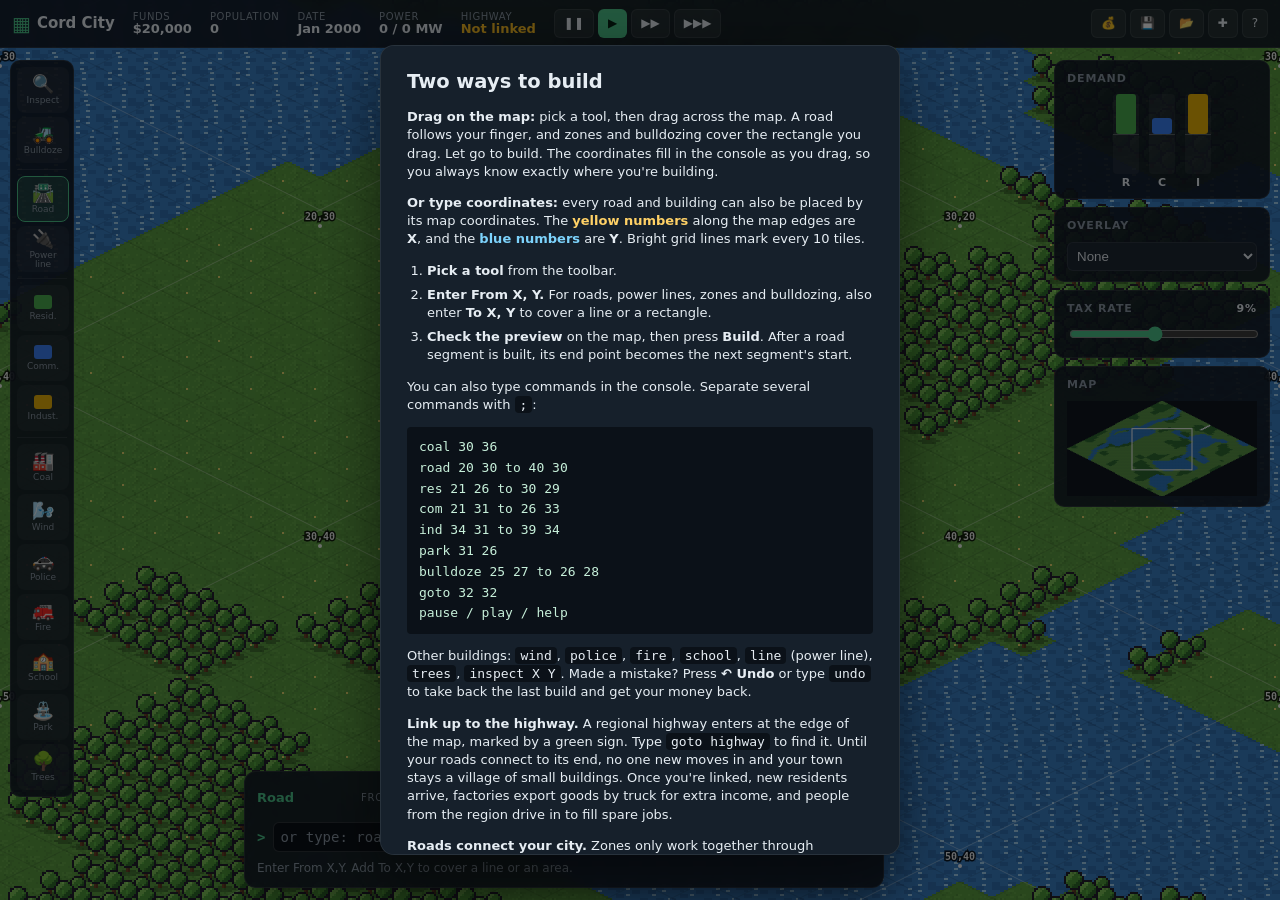
<file: index.html>
<!doctype html>
<html lang="en">
<head>
  <meta charset="utf-8">
  <meta name="viewport" content="width=device-width, initial-scale=1, maximum-scale=1, user-scalable=no, viewport-fit=cover">
  <title>Cord City</title>
  <link rel="stylesheet" href="css/style.css">
</head>
<body>
  <canvas id="view"></canvas>

  <header id="topbar">
    <div class="brand"><span class="logo">▦</span> <span id="cityName">Cord City</span></div>
    <div class="stat"><label>Funds</label><span id="funds">$0</span></div>
    <div class="stat"><label>Population</label><span id="pop">0</span></div>
    <div class="stat"><label>Date</label><span id="date">Jan 2000</span></div>
    <div class="stat"><label>Power</label><span id="power">0 / 0</span></div>
    <div class="stat"><label>Highway</label><span id="hwy">Not linked</span></div>
    <div class="speed" id="speed">
      <button data-speed="0" title="Pause (Space)">❚❚</button>
      <button data-speed="1" title="Normal">▶</button>
      <button data-speed="2" title="Fast">▶▶</button>
      <button data-speed="3" title="Ultra">▶▶▶</button>
    </div>
    <div class="menu">
      <button id="btnPanel" title="Show panel">📊</button>
      <button id="btnBudget" title="Budget">💰</button>
      <button id="btnSave" title="Save">💾</button>
      <button id="btnLoad" title="Load">📂</button>
      <button id="btnNew" title="New city">✚</button>
      <button id="btnHelp" title="Help">?</button>
    </div>
  </header>

  <nav id="toolbar"></nav>

  <aside id="side">
    <div class="panel">
      <h3>Demand</h3>
      <div class="rci">
        <div class="bar"><div class="fill" id="dR"></div><span>R</span></div>
        <div class="bar"><div class="fill" id="dC"></div><span>C</span></div>
        <div class="bar"><div class="fill" id="dI"></div><span>I</span></div>
      </div>
    </div>
    <div class="panel">
      <h3>Overlay</h3>
      <select id="overlay">
        <option value="none">None</option>
        <option value="coords">Tile numbers</option>
        <option value="traffic">Traffic</option>
        <option value="power">Power grid</option>
        <option value="land">Land value</option>
        <option value="pollution">Pollution</option>
        <option value="crime">Crime</option>
        <option value="fire">Fire coverage</option>
        <option value="edu">Education</option>
      </select>
    </div>
    <div class="panel">
      <h3>Tax rate <span id="taxVal">9%</span></h3>
      <input type="range" id="tax" min="0" max="20" value="9">
    </div>
    <div class="panel">
      <h3>Map</h3>
      <canvas id="minimap" width="192" height="96"></canvas>
    </div>
    <div class="panel" id="inspect" hidden></div>
  </aside>

  <section id="console" aria-label="Build by coordinates">
    <div class="crow">
      <span id="cTool" class="ctool">Road</span>
      <div class="coord">
        <label id="fromLabel" for="x1">From</label>
        <input id="x1" type="number" inputmode="numeric" min="0" max="63" placeholder="X" aria-label="From X">
        <input id="y1" type="number" inputmode="numeric" min="0" max="63" placeholder="Y" aria-label="From Y">
      </div>
      <div class="coord" id="toGroup">
        <label for="x2">To</label>
        <input id="x2" type="number" inputmode="numeric" min="0" max="63" placeholder="X" aria-label="To X">
        <input id="y2" type="number" inputmode="numeric" min="0" max="63" placeholder="Y" aria-label="To Y">
      </div>
      <button id="btnBuild" type="button">Build</button>
    </div>
    <form id="cmdForm" class="crow">
      <span class="prompt">&gt;</span>
      <input id="cmd" type="text" autocomplete="off" autocapitalize="off" autocorrect="off" spellcheck="false"
        placeholder="or type: road 10 10 to 20 10" aria-label="Command">
      <button type="submit">Run</button>
      <button id="btnUndo" type="button" disabled aria-label="Undo last build">↶<span class="ul"> Undo</span></button>
    </form>
    <div id="cHint"></div>
  </section>

  <div id="tooltip" hidden></div>
  <div id="toasts"></div>

  <div class="modal" id="budgetModal" hidden>
    <div class="card">
      <h2>City Budget</h2>
      <div id="budgetBody"></div>
      <button class="close">Close</button>
    </div>
  </div>

  <div class="modal" id="helpModal" hidden>
    <div class="card">
      <h2>Two ways to build</h2>
      <p><b>Drag on the map:</b> pick a tool, then drag across the map. A road follows your finger, and zones and bulldozing cover the rectangle you drag. Let go to build. The coordinates fill in the console as you drag, so you always know exactly where you're building.</p>
      <p><b>Or type coordinates:</b> every road and building can also be placed by its map coordinates. The <span class="xc">yellow numbers</span> along the map edges are <b>X</b>, and the <span class="yc">blue numbers</span> are <b>Y</b>. Bright grid lines mark every 10 tiles.</p>
      <ol>
        <li><b>Pick a tool</b> from the toolbar.</li>
        <li><b>Enter From X, Y.</b> For roads, power lines, zones and bulldozing, also enter <b>To X, Y</b> to cover a line or a rectangle.</li>
        <li><b>Check the preview</b> on the map, then press <b>Build</b>. After a road segment is built, its end point becomes the next segment's start.</li>
      </ol>
      <p>You can also type commands in the console. Separate several commands with <code>;</code>:</p>
      <pre class="cmds">coal 30 36
road 20 30 to 40 30
res 21 26 to 30 29
com 21 31 to 26 33
ind 34 31 to 39 34
park 31 26
bulldoze 25 27 to 26 28
goto 32 32
pause / play / help</pre>
      <p>Other buildings: <code>wind</code>, <code>police</code>, <code>fire</code>, <code>school</code>, <code>line</code> (power line), <code>trees</code>, <code>inspect X Y</code>. Made a mistake? Press <b>↶ Undo</b> or type <code>undo</code> to take back the last build and get your money back.</p>
      <p><b>Link up to the highway.</b> A regional highway enters at the edge of the map, marked by a green sign. Type <code>goto highway</code> to find it. Until your roads connect to its end, no one new moves in and your town stays a village of small buildings. Once you're linked, new residents arrive, factories export goods by truck for extra income, and people from the region drive in to fill spare jobs.</p>
      <p><b>Roads connect your city.</b> Zones only work together through connected roads: homes need a road route to jobs (commercial or industrial zones), and businesses need homes on the same road network. Zones marked <span style="color:#c084fc">⇄</span> have no partners connected. Every worker drives to the nearest job, so busy roads jam. Jams slow growth and add pollution. Use the Traffic overlay to find them, then build another route around.</p>
      <p><b>Growing the city:</b> zones also need power, a road within 3 tiles, and demand (the R/C/I bars). Parks, schools, police and fire stations raise land value. Keep homes away from factory smoke.</p>
      <p class="keys"><b>Moving the map:</b> choose 🔍 Inspect and drag with one finger, or use two fingers with any tool (right or middle drag with a mouse). Scroll or pinch to zoom, and tap a tile with Inspect to see its details. Keyboard: WASD or arrow keys also pan. Keys: <code>/</code> focuses the console, ↑ and ↓ recall earlier commands, Space pauses, Esc clears.</p>
      <button class="close">Let's build</button>
    </div>
  </div>

  <script src="js/sprites.js"></script>
  <script src="js/game.js"></script>
</body>
</html>
</file>
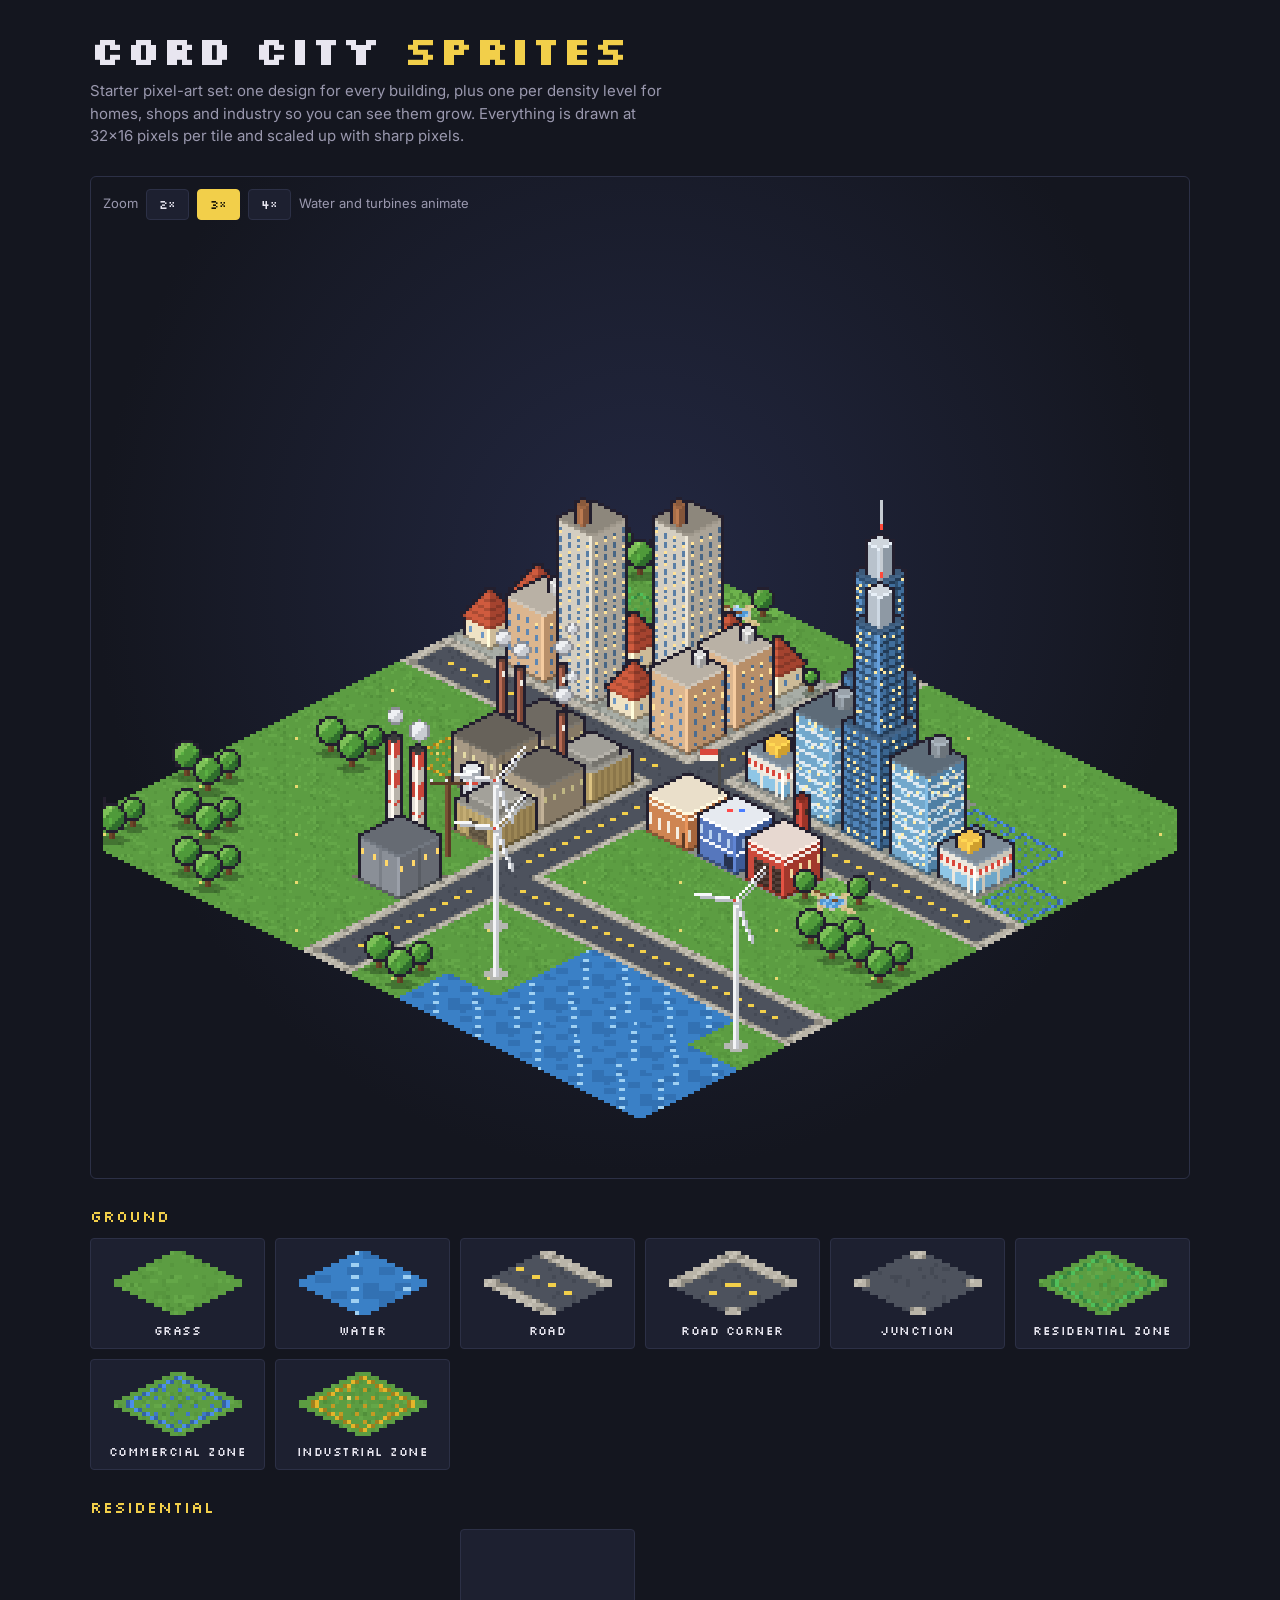
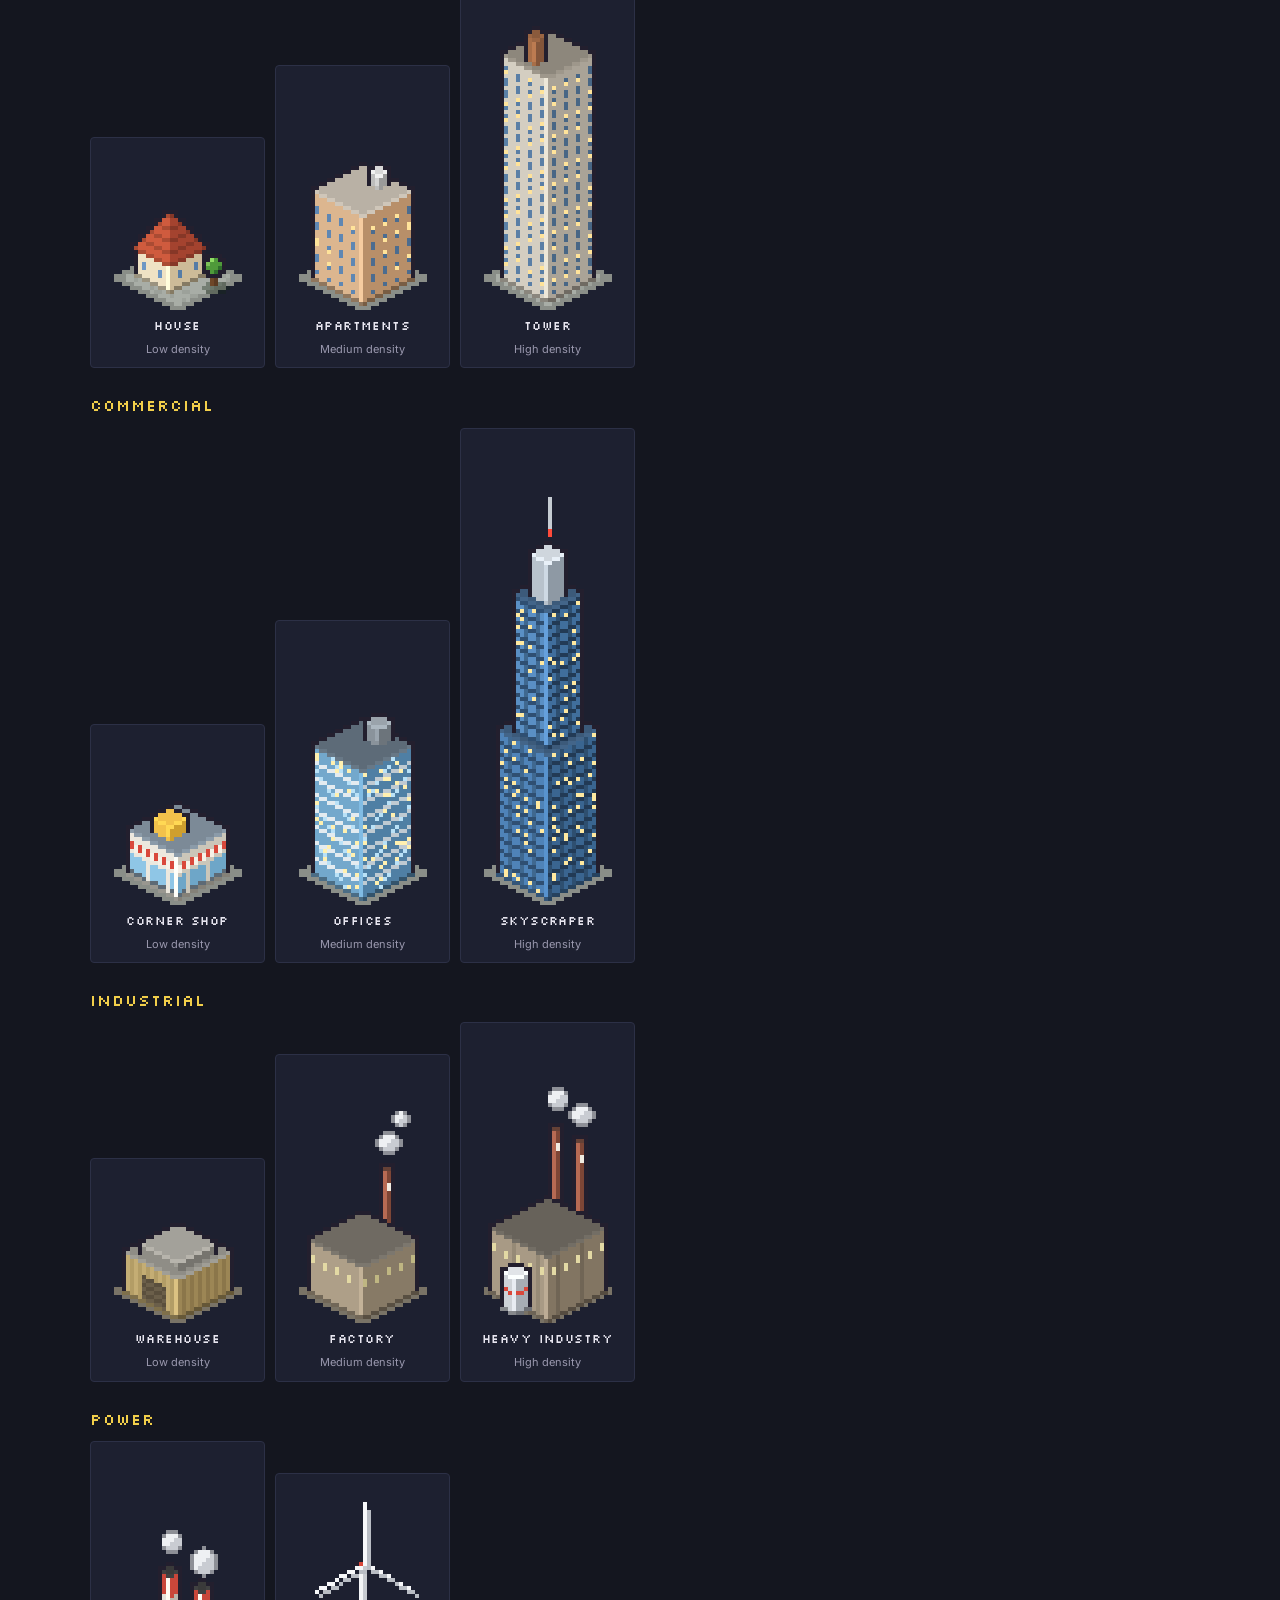
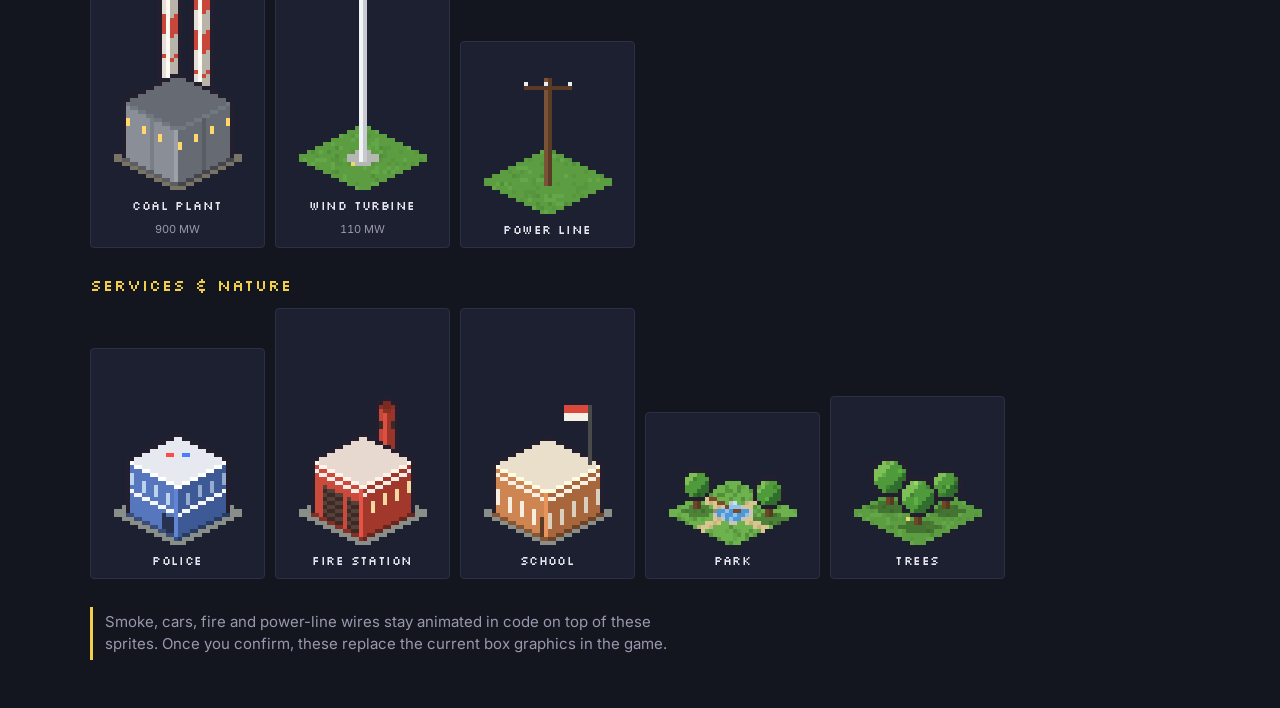
<file: sprites.html>
<!doctype html>
<html lang="en">
<head>
<meta charset="utf-8">
<meta name="viewport" content="width=device-width, initial-scale=1, viewport-fit=cover">
<title>Cord City Sprites</title>
<meta name="claude:viewport-fit-sides" content="cover">
<link rel="preconnect" href="https://fonts.googleapis.com">
<link rel="stylesheet" href="https://fonts.googleapis.com/css2?family=Silkscreen:wght@400;700&family=Inter:wght@400;600&display=swap">
<style>
  /* Layout: a dark workbench; one big scene up top, then a sprite catalog grid. */
  :root {
    --bg: #14161f;
    --panel: #1d2030;
    --line: #2c3046;
    --fg: #e8e6f0;
    --muted: #9a98ae;
    --accent: #f2cf4a;
    --grass: #5c9d42;
    --display: "Silkscreen", ui-monospace, monospace;
    --body: "Inter", system-ui, -apple-system, sans-serif;
    color-scheme: dark;
  }
  html, body { background: var(--bg); color: var(--fg); }
  body { font: 15px/1.5 var(--body); margin: 0; }
  .wrap {
    max-width: 1100px; margin: 0 auto;
    padding-left: max(16px, env(safe-area-inset-left, 0px));
    padding-right: max(16px, env(safe-area-inset-right, 0px));
    padding-block: 28px 48px;
    display: flex; flex-direction: column; gap: 28px;
  }
  header { display: flex; flex-direction: column; gap: 8px; }
  h1 { font: 700 clamp(26px, 6vw, 40px)/1.1 var(--display); margin: 0; letter-spacing: .02em; text-wrap: balance; }
  h1 span { color: var(--accent); }
  h2 { font: 400 16px/1.2 var(--display); margin: 0 0 12px; color: var(--accent); letter-spacing: .06em; text-transform: uppercase; }
  p { margin: 0; color: var(--muted); max-width: 65ch; }
  .scene {
    background: radial-gradient(ellipse at 50% 40%, #232842, var(--bg) 70%);
    border: 1px solid var(--line); border-radius: 6px; padding: 12px;
    display: flex; flex-direction: column; gap: 10px;
  }
  .scene-view { overflow-x: auto; display: flex; justify-content: center; }
  .scene canvas { image-rendering: pixelated; display: block; max-width: none; }
  .controls { display: flex; gap: 8px; flex-wrap: wrap; align-items: center; }
  .controls span { font-size: 13px; color: var(--muted); }
  button {
    font: 400 12px var(--display); color: var(--fg); background: var(--panel); border: 1px solid var(--line);
    padding: 7px 12px; border-radius: 4px; cursor: pointer;
  }
  button[aria-pressed="true"] { background: var(--accent); color: #1b1606; border-color: var(--accent); }
  button:focus-visible { outline: 2px solid var(--accent); outline-offset: 2px; }
  .grid { display: grid; grid-template-columns: repeat(auto-fill, minmax(150px, 1fr)); gap: 10px; align-items: end; }
  .card {
    background: var(--panel); border: 1px solid var(--line); border-radius: 4px;
    display: flex; flex-direction: column; align-items: center; justify-content: flex-end; gap: 8px; padding: 12px 8px 10px; min-width: 0;
  }
  .card canvas { image-rendering: pixelated; max-width: 100%; height: auto; }
  .card b { font: 400 12px var(--display); letter-spacing: .04em; text-align: center; }
  .card small { color: var(--muted); font-size: 11px; font-variant-numeric: tabular-nums; }
  section { display: flex; flex-direction: column; }
  #catalog { gap: 28px; }
  .note { border-left: 3px solid var(--accent); padding: 4px 0 4px 12px; }
  @media (prefers-reduced-motion: reduce) { * { animation: none !important; } }
</style>
</head>
<body>
<div class="wrap">
  <header>
    <h1>Cord City <span>Sprites</span></h1>
    <p>Starter pixel-art set: one design for every building, plus one per density level for homes, shops and industry so you can see them grow. Everything is drawn at 32×16 pixels per tile and scaled up with sharp pixels.</p>
  </header>

  <section class="scene">
    <div class="controls" role="group" aria-label="Zoom">
      <span>Zoom</span>
      <button data-scale="2" aria-pressed="false">2×</button>
      <button data-scale="3" aria-pressed="true">3×</button>
      <button data-scale="4" aria-pressed="false">4×</button>
      <span id="anim">Water and turbines animate</span>
    </div>
    <div class="scene-view"><canvas id="scene"></canvas></div>
  </section>

  <section id="catalog"></section>

  <p class="note">Smoke, cars, fire and power-line wires stay animated in code on top of these sprites. Once you confirm, these replace the current box graphics in the game.</p>
</div>

<script src="js/sprites.js"></script>
<script>
(() => {
  const S = CordSprites.build();
  const D = CordSprites.DIR;

  // --- compose a ground + object sprite into one canvas ---
  function compose(groundS, objS, scale) {
    const h = Math.max(objS ? objS.h : 16, 16);
    const c = document.createElement('canvas');
    c.width = 32 * scale; c.height = h * scale;
    const g = c.getContext('2d'); g.imageSmoothingEnabled = false;
    if (groundS) g.drawImage(groundS.canvas, 0, (h - 16) * scale, 32 * scale, 16 * scale);
    if (objS) g.drawImage(objS.canvas, 0, (h - objS.h) * scale, 32 * scale, objS.h * scale);
    return c;
  }

  const groups = [
    ['Ground', [
      ['Grass', S.grass[0]], ['Water', S.water[0]], ['Road', S.road[D.PX | D.NX]], ['Road corner', S.road[D.PX | D.PY]],
      ['Junction', S.road[15]], ['Residential zone', S.zoneRes], ['Commercial zone', S.zoneCom], ['Industrial zone', S.zoneInd],
    ]],
    ['Residential', [['House', S.lot, S.res1, 'Low density'], ['Apartments', S.lot, S.res2, 'Medium density'], ['Tower', S.lot, S.res3, 'High density']]],
    ['Commercial', [['Corner shop', S.lot, S.com1, 'Low density'], ['Offices', S.lot, S.com2, 'Medium density'], ['Skyscraper', S.lot, S.com3, 'High density']]],
    ['Industrial', [['Warehouse', S.lotInd, S.ind1, 'Low density'], ['Factory', S.lotInd, S.ind2, 'Medium density'], ['Heavy industry', S.lotInd, S.ind3, 'High density']]],
    ['Power', [['Coal plant', S.lotInd, S.coal, '900 MW'], ['Wind turbine', S.grass[1], S.wind[0], '110 MW'], ['Power line', S.grass[0], S.pole]]],
    ['Services & nature', [['Police', S.lot, S.police], ['Fire station', S.lot, S.fire], ['School', S.lot, S.school], ['Park', S.parkGround, S.park], ['Trees', S.grass[1], S.trees]]],
  ];
  const cat = document.getElementById('catalog');
  for (const [title, items] of groups) {
    const sec = document.createElement('section');
    sec.innerHTML = `<h2>${title}</h2>`;
    const grid = document.createElement('div'); grid.className = 'grid';
    for (const it of items) {
      const [name, a, b, sub] = it;
      const isGround = a && !b && it.length === 2;
      const card = document.createElement('div'); card.className = 'card';
      card.appendChild(isGround ? compose(a, null, 4) : compose(a, b, 4));
      card.insertAdjacentHTML('beforeend', `<b>${name}</b>${sub ? `<small>${sub}</small>` : ''}`);
      grid.appendChild(card);
    }
    sec.appendChild(grid); cat.appendChild(sec);
  }

  // --- sample town ---
  const N = 12;
  const map = Array.from({ length: N }, () => Array(N).fill(null));
  const set = (x, y, g, o) => { map[y][x] = { g, o }; };
  for (let i = 0; i < N; i++) { set(i, 4, 'road'); set(5, i, 'road'); }
  for (let i = 6; i < N; i++) set(i, 8, 'road');
  // residential
  [[0, 2, 'res1'], [1, 2, 'res1'], [2, 2, 'res1'], [3, 3, 'res1'], [4, 3, 'res2'], [4, 2, 'res2'], [0, 3, 'res1'], [1, 3, 'res2'],
   [2, 3, 'res3'], [3, 2, 'res3'], [4, 1, 'res1'], [3, 1, 'res1']].forEach(([x, y, o]) => set(x, y, 'lot', o));
  [[0, 1], [1, 1], [2, 1]].forEach(([x, y]) => set(x, y, 'zoneRes'));
  set(0, 0, 'grass', 'trees'); set(1, 0, 'grass', 'trees'); set(2, 0, 'parkGround', 'park');
  // commercial
  [[6, 3, 'com1'], [7, 3, 'com2'], [8, 3, 'com3'], [9, 3, 'com2'], [10, 3, 'com1'], [6, 2, 'com1'], [7, 2, 'com3'], [8, 2, 'com1']]
    .forEach(([x, y, o]) => set(x, y, 'lot', o));
  [[9, 2], [10, 2], [11, 3]].forEach(([x, y]) => set(x, y, 'zoneCom'));
  set(6, 5, 'lot', 'school'); set(7, 5, 'lot', 'police'); set(8, 5, 'lot', 'fire'); set(9, 5, 'parkGround', 'park');
  // industrial
  [[4, 5, 'ind1'], [4, 6, 'ind2'], [3, 6, 'ind3'], [4, 7, 'ind1'], [3, 5, 'ind2']].forEach(([x, y, o]) => set(x, y, 'lotInd', o));
  [[2, 5], [2, 6]].forEach(([x, y]) => set(x, y, 'zoneInd'));
  set(4, 9, 'lotInd', 'coal');
  for (let y = 5; y < 9; y++) if (!map[y][5]) set(5, y, 'road');
  set(4, 8, 'grass', 'pole');
  // water + nature
  for (let y = 9; y < N; y++) for (let x = 7; x < N; x++) if ((x - 9.5) ** 2 + (y - 11) ** 2 < 7) set(x, y, 'water');
  [[0, 9], [1, 10], [0, 11], [2, 11], [1, 7], [6, 11], [11, 6], [10, 6]].forEach(([x, y]) => set(x, y, 'grass', 'trees'));
  set(7, 10, 'grass', 'wind'); set(6, 9, 'grass', 'wind'); set(11, 9, 'grass', 'wind');

  const isRoad = (x, y) => x >= 0 && y >= 0 && x < N && y < N && map[y][x] && map[y][x].g === 'road';
  function groundSprite(x, y, t) {
    const c = map[y][x];
    if (!c) return S.grass[(x * 7 + y * 3) % 2];
    if (c.g === 'road') return S.road[(isRoad(x + 1, y) ? 1 : 0) | (isRoad(x - 1, y) ? 2 : 0) | (isRoad(x, y + 1) ? 4 : 0) | (isRoad(x, y - 1) ? 8 : 0)];
    if (c.g === 'water') return S.water[(t + x + y) % 3];
    if (c.g === 'grass') return S.grass[(x + y) % 2];
    return S[c.g];
  }

  const canvas = document.getElementById('scene'), g = canvas.getContext('2d');
  let scale = 3, frame = 0;
  function draw() {
    const W = (N * 32 + 32) , Hh = N * 16 + 120;
    canvas.width = W * scale; canvas.height = Hh * scale;
    g.imageSmoothingEnabled = false;
    const ox = W / 2 - 16, oy = 104;
    const at = (x, y) => [ox + (x - y) * 16, oy + (x + y) * 8];
    for (let y = 0; y < N; y++) for (let x = 0; x < N; x++) {
      const [px, py] = at(x, y), sp = groundSprite(x, y, frame);
      g.drawImage(sp.canvas, px * scale, py * scale, 32 * scale, 16 * scale);
    }
    for (let y = 0; y < N; y++) for (let x = 0; x < N; x++) {
      const c = map[y][x]; if (!c || !c.o) continue;
      let sp = S[c.o]; if (Array.isArray(sp)) sp = sp[frame % sp.length];
      const [px, py] = at(x, y);
      g.drawImage(sp.canvas, px * scale, (py + 16 - sp.h) * scale, 32 * scale, sp.h * scale);
    }
  }
  document.querySelectorAll('[data-scale]').forEach(b => b.addEventListener('click', () => {
    scale = +b.dataset.scale;
    document.querySelectorAll('[data-scale]').forEach(x => x.setAttribute('aria-pressed', x === b ? 'true' : 'false'));
    draw();
  }));
  // Pick a sensible default for narrow screens.
  if (window.innerWidth < 700) { scale = 2; document.querySelectorAll('[data-scale]').forEach(x => x.setAttribute('aria-pressed', x.dataset.scale === '2' ? 'true' : 'false')); }
  draw();
  const reduce = window.matchMedia('(prefers-reduced-motion: reduce)').matches;
  if (!reduce) setInterval(() => { frame = (frame + 1) % 3; draw(); }, 450);
})();
</script>
</body>
</html>
</file>
<file: css/style.css>
:root {
  color-scheme: dark;
  --bg: #0f1720;
  --panel: rgba(20, 28, 38, 0.92);
  --line: rgba(255, 255, 255, 0.08);
  --text: #e6edf3;
  --muted: #8b98a5;
  --accent: #4cc38a;
  --r: #4caf50;
  --c: #3b82f6;
  --i: #eab308;
}
* { box-sizing: border-box; }
html, body {
  margin: 0; height: 100%; overflow: hidden;
  background: var(--bg); color: var(--text);
  font: 13px/1.4 system-ui, -apple-system, "Segoe UI", Roboto, sans-serif;
  user-select: none; -webkit-user-select: none;
}
#view { position: fixed; inset: 0; width: 100%; height: 100%; display: block; touch-action: none; cursor: grab; }
button { font: inherit; color: inherit; cursor: pointer; }

#topbar {
  position: fixed; top: 0; left: 0; right: 0; min-height: 48px;
  display: flex; align-items: center; gap: 18px;
  padding: env(safe-area-inset-top, 0px) max(12px, env(safe-area-inset-right, 0px)) 0 max(12px, env(safe-area-inset-left, 0px));
  background: var(--panel); border-bottom: 1px solid var(--line);
  backdrop-filter: blur(6px); z-index: 10; overflow-x: auto; white-space: nowrap;
}
.brand { font-weight: 700; font-size: 15px; display: flex; align-items: center; gap: 6px; }
.logo { color: var(--accent); font-size: 20px; }
.stat { display: flex; flex-direction: column; line-height: 1.1; }
.stat label { font-size: 10px; text-transform: uppercase; letter-spacing: .06em; color: var(--muted); }
.stat span { font-weight: 600; font-variant-numeric: tabular-nums; }
#funds.neg { color: #f87171; }
#power.low { color: #fbbf24; }
#hwy { color: var(--accent); }
#hwy.low { color: #fbbf24; }
.speed, .menu { display: flex; gap: 4px; }
.menu { margin-left: auto; }
.speed button, .menu button {
  background: rgba(255,255,255,0.06); border: 1px solid var(--line);
  border-radius: 6px; padding: 5px 9px; font-size: 12px;
}
.speed button.active { background: var(--accent); color: #062014; border-color: transparent; }
.speed button:hover, .menu button:hover { background: rgba(255,255,255,0.14); }

#toolbar {
  position: fixed; top: 60px; left: 10px; width: 64px;
  display: flex; flex-direction: column; gap: 4px; padding: 6px;
  background: var(--panel); border: 1px solid var(--line); border-radius: 10px; z-index: 10;
  max-height: calc(100% - 70px); overflow-y: auto;
}
#toolbar button {
  position: relative; width: 52px; height: 46px; border-radius: 8px;
  background: rgba(255,255,255,0.04); border: 1px solid transparent;
  display: flex; flex-direction: column; align-items: center; justify-content: center;
  font-size: 18px; line-height: 1;
}
#toolbar button small { font-size: 9px; color: var(--muted); margin-top: 3px; }
#toolbar button:hover { background: rgba(255,255,255,0.12); }
#toolbar button.active { border-color: var(--accent); background: rgba(76,195,138,0.18); }
#toolbar button .sw { width: 18px; height: 14px; border-radius: 3px; }
#toolbar .sep { height: 1px; background: var(--line); margin: 2px 0; }

#side {
  position: fixed; top: 60px; right: 10px; width: 216px;
  display: flex; flex-direction: column; gap: 8px; z-index: 10;
  max-height: calc(100% - 70px); overflow-y: auto;
}
.panel { background: var(--panel); border: 1px solid var(--line); border-radius: 10px; padding: 10px 12px; }
.panel h3 { margin: 0 0 8px; font-size: 11px; text-transform: uppercase; letter-spacing: .08em; color: var(--muted); display: flex; justify-content: space-between; }
.panel h3 span { color: var(--text); }
.rci { display: flex; gap: 10px; justify-content: center; height: 80px; }
.rci .bar { position: relative; width: 26px; height: 100%; background: rgba(255,255,255,0.05); border-radius: 4px; }
.rci .bar::after { content: ""; position: absolute; left: 0; right: 0; top: 50%; height: 1px; background: rgba(255,255,255,0.25); }
.rci .fill { position: absolute; left: 3px; right: 3px; border-radius: 3px; transition: all .4s; }
.rci .bar span { position: absolute; bottom: -1px; left: 0; right: 0; text-align: center; font-weight: 700; font-size: 11px; transform: translateY(100%); }
.rci .bar:nth-child(1) .fill { background: var(--r); }
.rci .bar:nth-child(2) .fill { background: var(--c); }
.rci .bar:nth-child(3) .fill { background: var(--i); }
.rci { margin-bottom: 14px; }
select, input[type=range] { width: 100%; }
select { background: #1c2733; color: var(--text); border: 1px solid var(--line); border-radius: 6px; padding: 5px; }
input[type=range] { accent-color: var(--accent); }
#minimap { width: 100%; height: auto; display: block; cursor: pointer; image-rendering: pixelated; }
#inspect table { width: 100%; border-collapse: collapse; }
#inspect td { padding: 2px 0; }
#inspect td:last-child { text-align: right; font-weight: 600; }
.meter { height: 5px; background: rgba(255,255,255,0.08); border-radius: 3px; overflow: hidden; margin-top: 2px; }
.meter div { height: 100%; }

#tooltip {
  position: fixed; pointer-events: none; z-index: 20;
  background: rgba(0,0,0,0.8); padding: 3px 7px; border-radius: 5px; font-size: 12px; font-weight: 600;
}
#tooltip.bad { color: #f87171; }

#toasts { position: fixed; top: calc(var(--topH, 48px) + 12px); left: 50%; transform: translateX(-50%); display: flex; flex-direction: column; gap: 6px; align-items: center; z-index: 30; pointer-events: none; }
.toast { background: var(--panel); border: 1px solid var(--line); border-left: 3px solid var(--accent); padding: 8px 14px; border-radius: 8px; animation: tin .25s ease-out; box-shadow: 0 6px 20px rgba(0,0,0,.4); }
.toast.warn { border-left-color: #fbbf24; }
.toast.bad { border-left-color: #f87171; }
@keyframes tin { from { opacity: 0; transform: translateY(-8px); } }

.modal { position: fixed; inset: 0; background: rgba(0,0,0,0.55); display: flex; align-items: center; justify-content: center; z-index: 40; padding: 16px; }
.modal[hidden] { display: none; }
.card { background: #16202b; border: 1px solid var(--line); border-radius: 14px; padding: 22px 26px; max-width: 520px; width: 100%; box-shadow: 0 20px 60px rgba(0,0,0,.5); max-height: 90vh; overflow-y: auto; }
.card h2 { margin: 0 0 12px; }
.card ol { padding-left: 20px; } .card li { margin: 6px 0; }
.card .keys { color: var(--muted); font-size: 12px; }
.card .close { margin-top: 12px; background: var(--accent); color: #062014; border: 0; border-radius: 8px; padding: 8px 18px; font-weight: 700; }
.r { color: var(--r); font-weight: 600; } .c { color: var(--c); font-weight: 600; } .i { color: var(--i); font-weight: 600; }
.budget td { padding: 4px 0; } .budget td:last-child { text-align: right; font-variant-numeric: tabular-nums; }
.budget { width: 100%; border-collapse: collapse; }
.budget tr.total td { border-top: 1px solid var(--line); font-weight: 700; }

#btnPanel { display: none; }

/* Coordinate build console */
#console {
  position: fixed; left: 86px; right: 238px; bottom: 12px; margin: 0 auto; max-width: 640px; z-index: 10;
  background: var(--panel); border: 1px solid var(--line); border-radius: 12px; padding: 10px 12px;
  display: flex; flex-direction: column; gap: 7px; backdrop-filter: blur(6px);
  box-shadow: 0 10px 30px rgba(0,0,0,.35);
}
.crow { display: flex; align-items: center; gap: 8px; flex-wrap: wrap; }
.ctool { font-weight: 700; min-width: 96px; color: var(--accent); }
.coord { display: flex; align-items: center; gap: 4px; }
.coord[hidden] { display: none; }
.coord label { font-size: 10px; text-transform: uppercase; letter-spacing: .08em; color: var(--muted); margin-right: 2px; min-width: 30px; }
#console input {
  background: #0b1118; color: var(--text); border: 1px solid rgba(255,255,255,0.14); border-radius: 6px;
  padding: 6px; font: 600 14px ui-monospace, SFMono-Regular, Menlo, monospace;
}
#console input[type=number] { width: 52px; text-align: center; -moz-appearance: textfield; appearance: textfield; }
#console input[type=number]::-webkit-inner-spin-button, #console input[type=number]::-webkit-outer-spin-button { -webkit-appearance: none; margin: 0; }
#x1, #x2 { color: #ffd166; } #y1, #y2 { color: #7dd3fc; }
#console input::placeholder { color: var(--muted); font-weight: 400; }
#console input:focus { outline: 2px solid var(--accent); outline-offset: -1px; }
#btnBuild, #cmdForm button { background: var(--accent); color: #062014; border: 0; border-radius: 6px; padding: 7px 16px; font-weight: 700; }
#btnBuild { margin-left: auto; }
#cmdForm button { background: rgba(255,255,255,0.1); color: var(--text); }
#btnUndo:disabled { opacity: .4; cursor: default; }
#cmdForm .prompt { color: var(--accent); font: 700 14px ui-monospace, Menlo, monospace; }
#cmd { flex: 1; min-width: 0; }
#cHint { font-size: 12px; color: var(--muted); min-height: 1.2em; }
#cHint.ok { color: var(--text); }
#cHint.bad { color: #f87171; }
#cHint.warn { color: #fbbf24; }
.xc { color: #ffd166; font-weight: 600; } .yc { color: #7dd3fc; font-weight: 600; }
.card code, .card pre { font-family: ui-monospace, SFMono-Regular, Menlo, monospace; background: #0b1118; border-radius: 4px; }
.card code { padding: 1px 5px; }
.card pre.cmds { padding: 10px 12px; color: #c7f0da; line-height: 1.6; overflow-x: auto; }


@media (max-width: 720px) {
  #topbar { flex-wrap: wrap; gap: 6px 12px; padding-bottom: 6px; padding-top: calc(env(safe-area-inset-top, 0px) + 6px); overflow: visible; }
  .brand #cityName { display: none; }
  .stat label { font-size: 9px; }
  .stat span { font-size: 12px; }
  .speed { order: 10; }
  .menu { order: 11; margin-left: auto; }
  .speed, .menu { gap: 3px; }
  .speed button, .menu button { padding: 6px 7px; font-size: 12px; }
  #btnPanel { display: inline-block; }
  #btnPanel.on { background: var(--accent); color: #062014; }

  #toolbar {
    top: auto; left: 0; right: 0; bottom: 0; width: auto; max-height: none;
    flex-direction: row; border-radius: 0; border-width: 1px 0 0;
    padding: 6px max(6px, env(safe-area-inset-right, 0px)) calc(6px + env(safe-area-inset-bottom, 0px)) max(6px, env(safe-area-inset-left, 0px));
    overflow-x: auto; overflow-y: hidden; -webkit-overflow-scrolling: touch;
  }
  #toolbar button { flex: 0 0 auto; width: 54px; height: 48px; }
  #toolbar .sep { width: 1px; height: auto; margin: 0 2px; flex: 0 0 1px; }

  #side {
    display: none; top: calc(var(--topH, 90px) + 8px); bottom: auto; right: max(8px, env(safe-area-inset-right, 0px));
    width: 190px; max-height: calc(100% - var(--topH, 90px) - 200px);
  }
  #side.open { display: flex; }
  #toasts { width: calc(100% - 32px); }
  #console {
    left: 0; right: 0; bottom: calc(61px + env(safe-area-inset-bottom, 0px)); max-width: none;
    border-radius: 0; border-width: 1px 0 0; box-shadow: none; gap: 5px;
    padding: 6px max(8px, env(safe-area-inset-right, 0px)) 6px max(8px, env(safe-area-inset-left, 0px));
  }
  .crow { gap: 5px; flex-wrap: nowrap; }
  .ctool { display: none; }
  .coord label { min-width: 0; font-size: 9px; }
  #console input { font-size: 16px; padding: 5px 3px; }
  #console input[type=number] { width: 42px; }
  #btnBuild, #cmdForm button { padding: 7px 10px; }
  #cHint { font-size: 11px; }
  #btnUndo .ul { display: none; }
  .toast { text-align: center; font-size: 12px; padding: 6px 10px; }
}
</file>
